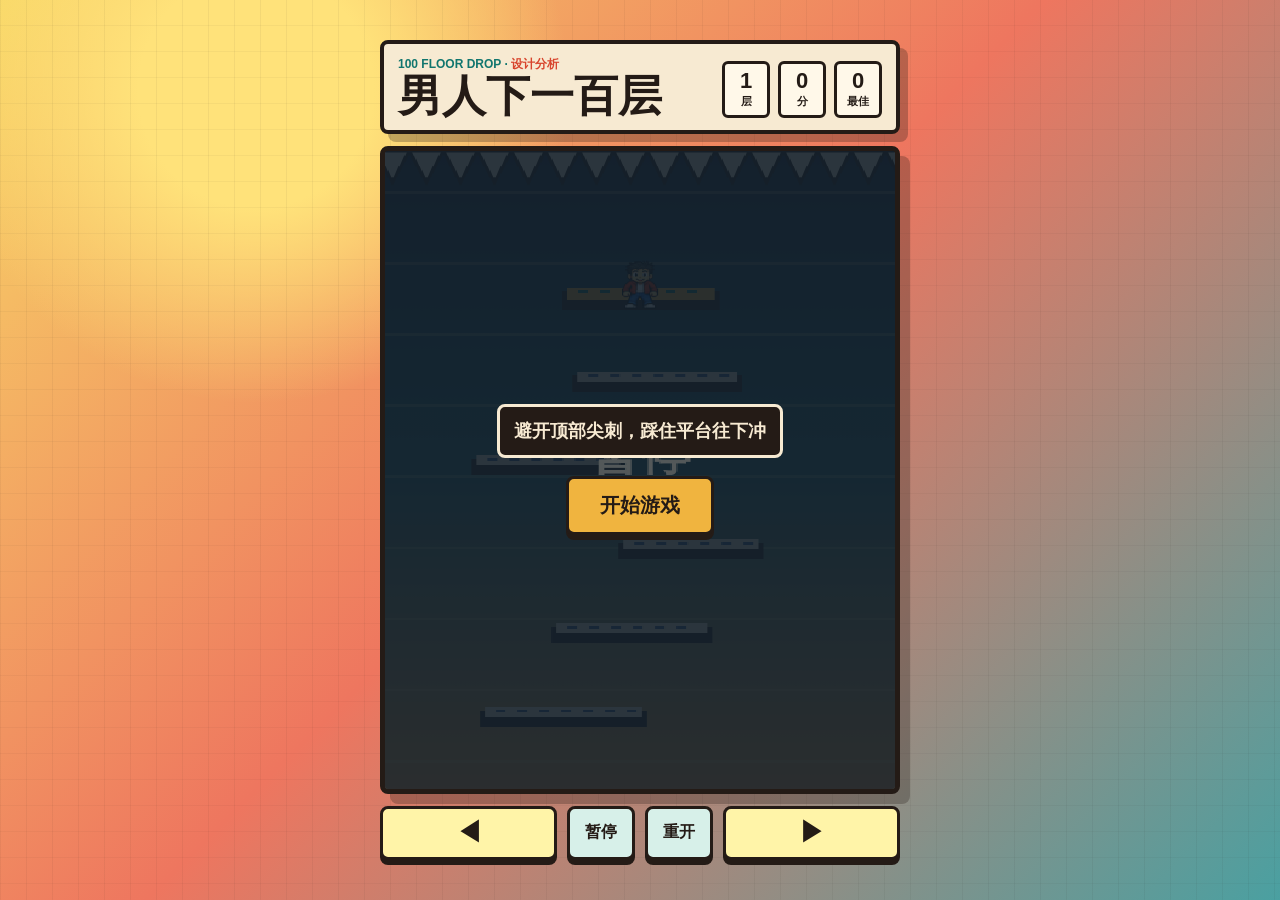
<file: index.html>
<!doctype html>
<html lang="zh-CN">
  <head>
    <meta charset="utf-8">
    <meta name="viewport" content="width=device-width, initial-scale=1, viewport-fit=cover">
    <title>男人下一百层</title>
    <link rel="preload" href="assets/player-sheet.png" as="image">
    <link rel="stylesheet" href="styles.css">
  </head>
  <body>
    <main class="shell">
      <section class="game-wrap" aria-label="男人下一百层小游戏">
        <div class="topbar">
          <div>
            <p class="eyebrow">100 Floor Drop · <a class="doc-link" href="analysis.html">设计分析</a></p>
            <h1>男人下一百层</h1>
          </div>
          <div class="meters" aria-live="polite">
            <div><span id="floorText">1</span><small>层</small></div>
            <div><span id="scoreText">0</span><small>分</small></div>
            <div><span id="bestText">0</span><small>最佳</small></div>
          </div>
        </div>

        <div class="stage-frame">
          <canvas id="gameCanvas" width="420" height="700"></canvas>
          <div id="overlay" class="overlay is-visible">
            <div class="badge">避开顶部尖刺，踩住平台往下冲</div>
            <button id="startBtn" class="primary">开始游戏</button>
          </div>
        </div>

        <div class="controls">
          <button id="leftBtn" class="pad" aria-label="向左移动">◀</button>
          <button id="pauseBtn" class="utility">暂停</button>
          <button id="restartBtn" class="utility">重开</button>
          <button id="rightBtn" class="pad" aria-label="向右移动">▶</button>
        </div>
      </section>
    </main>
    <script src="game.js"></script>
  </body>
</html>
</file>
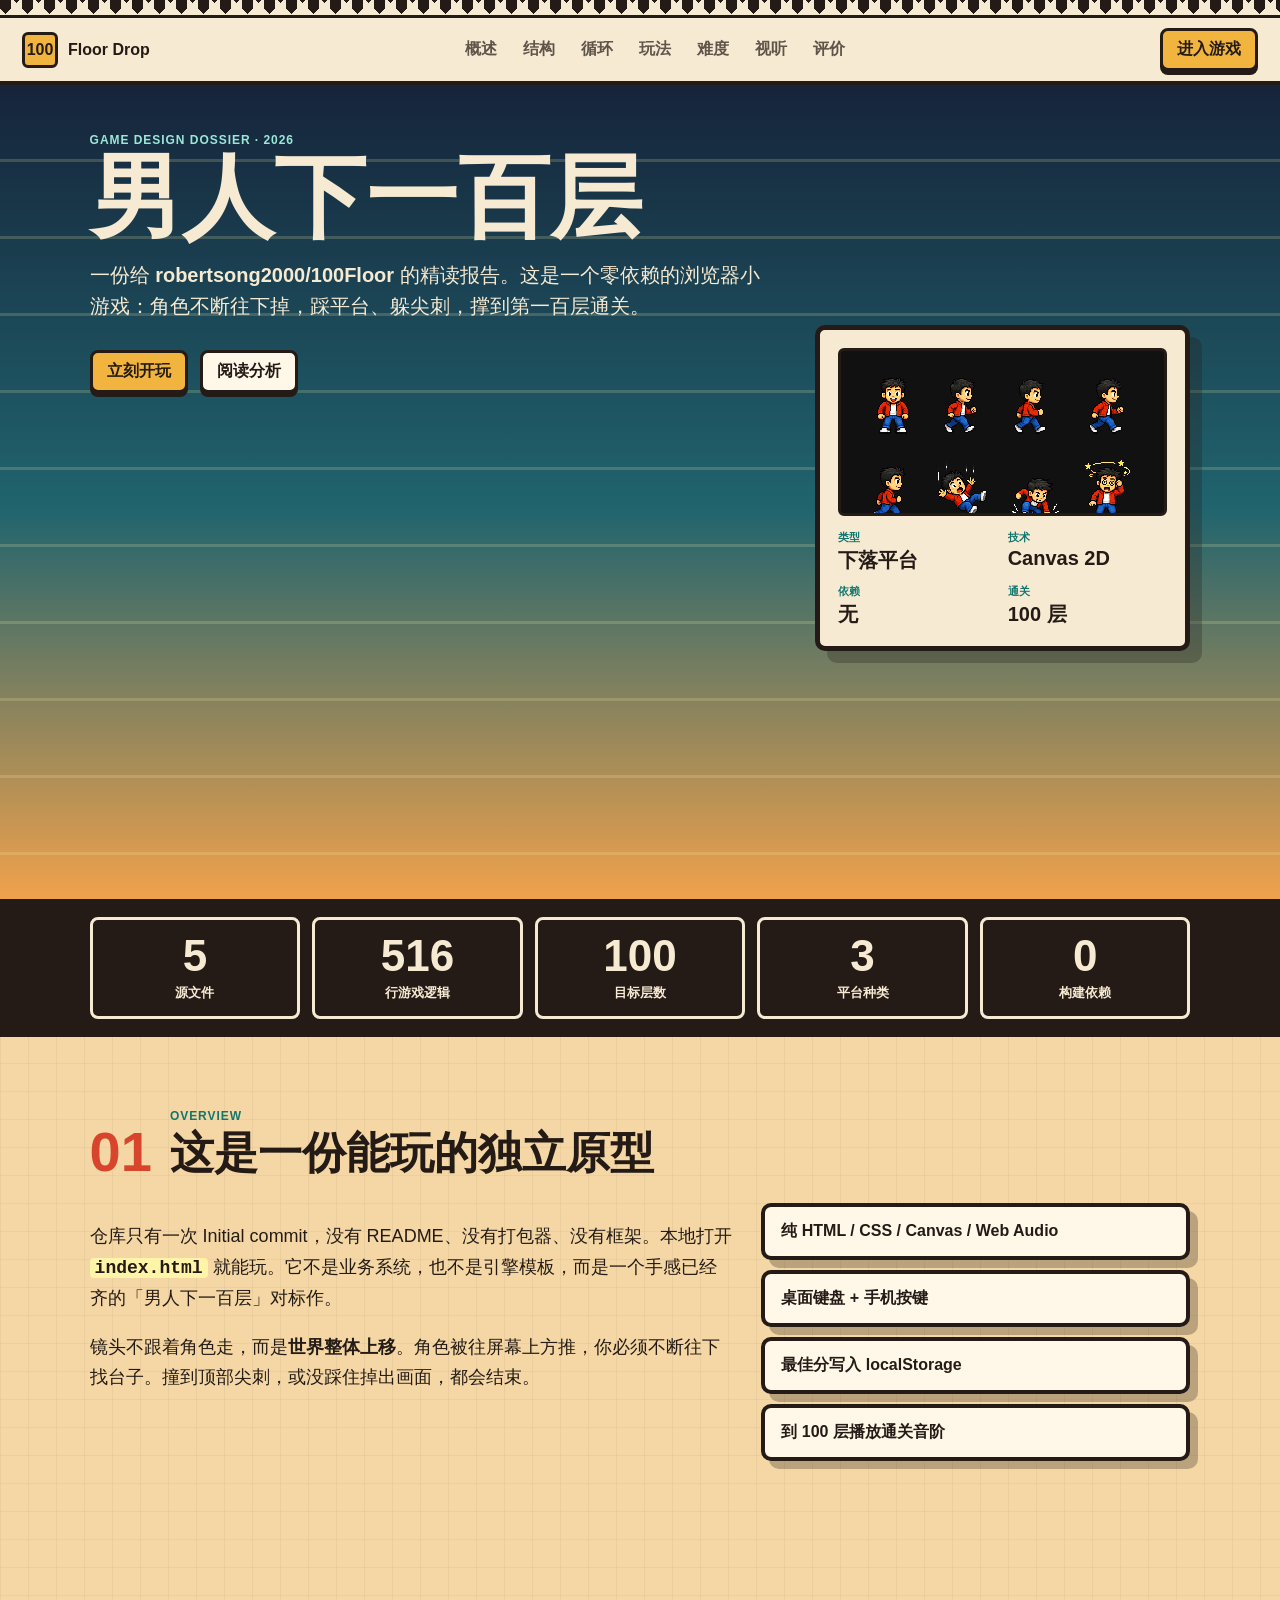
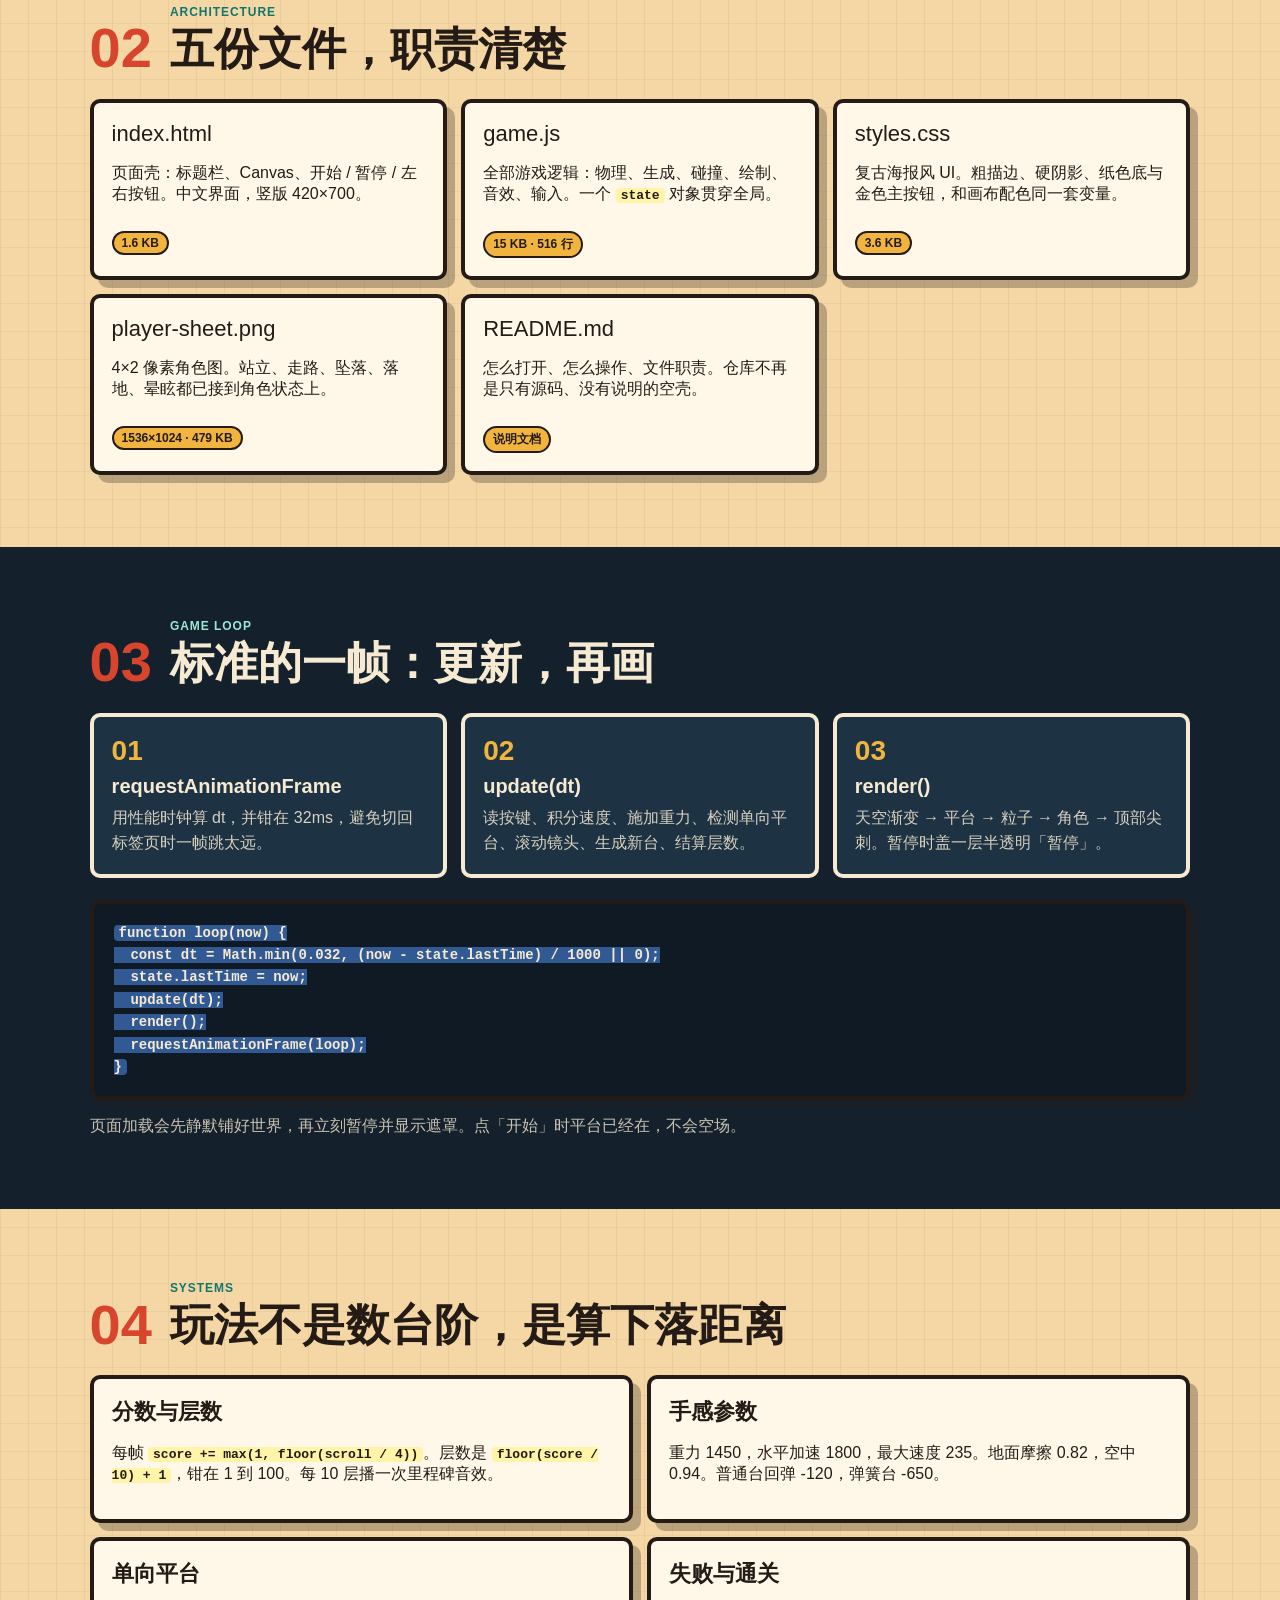
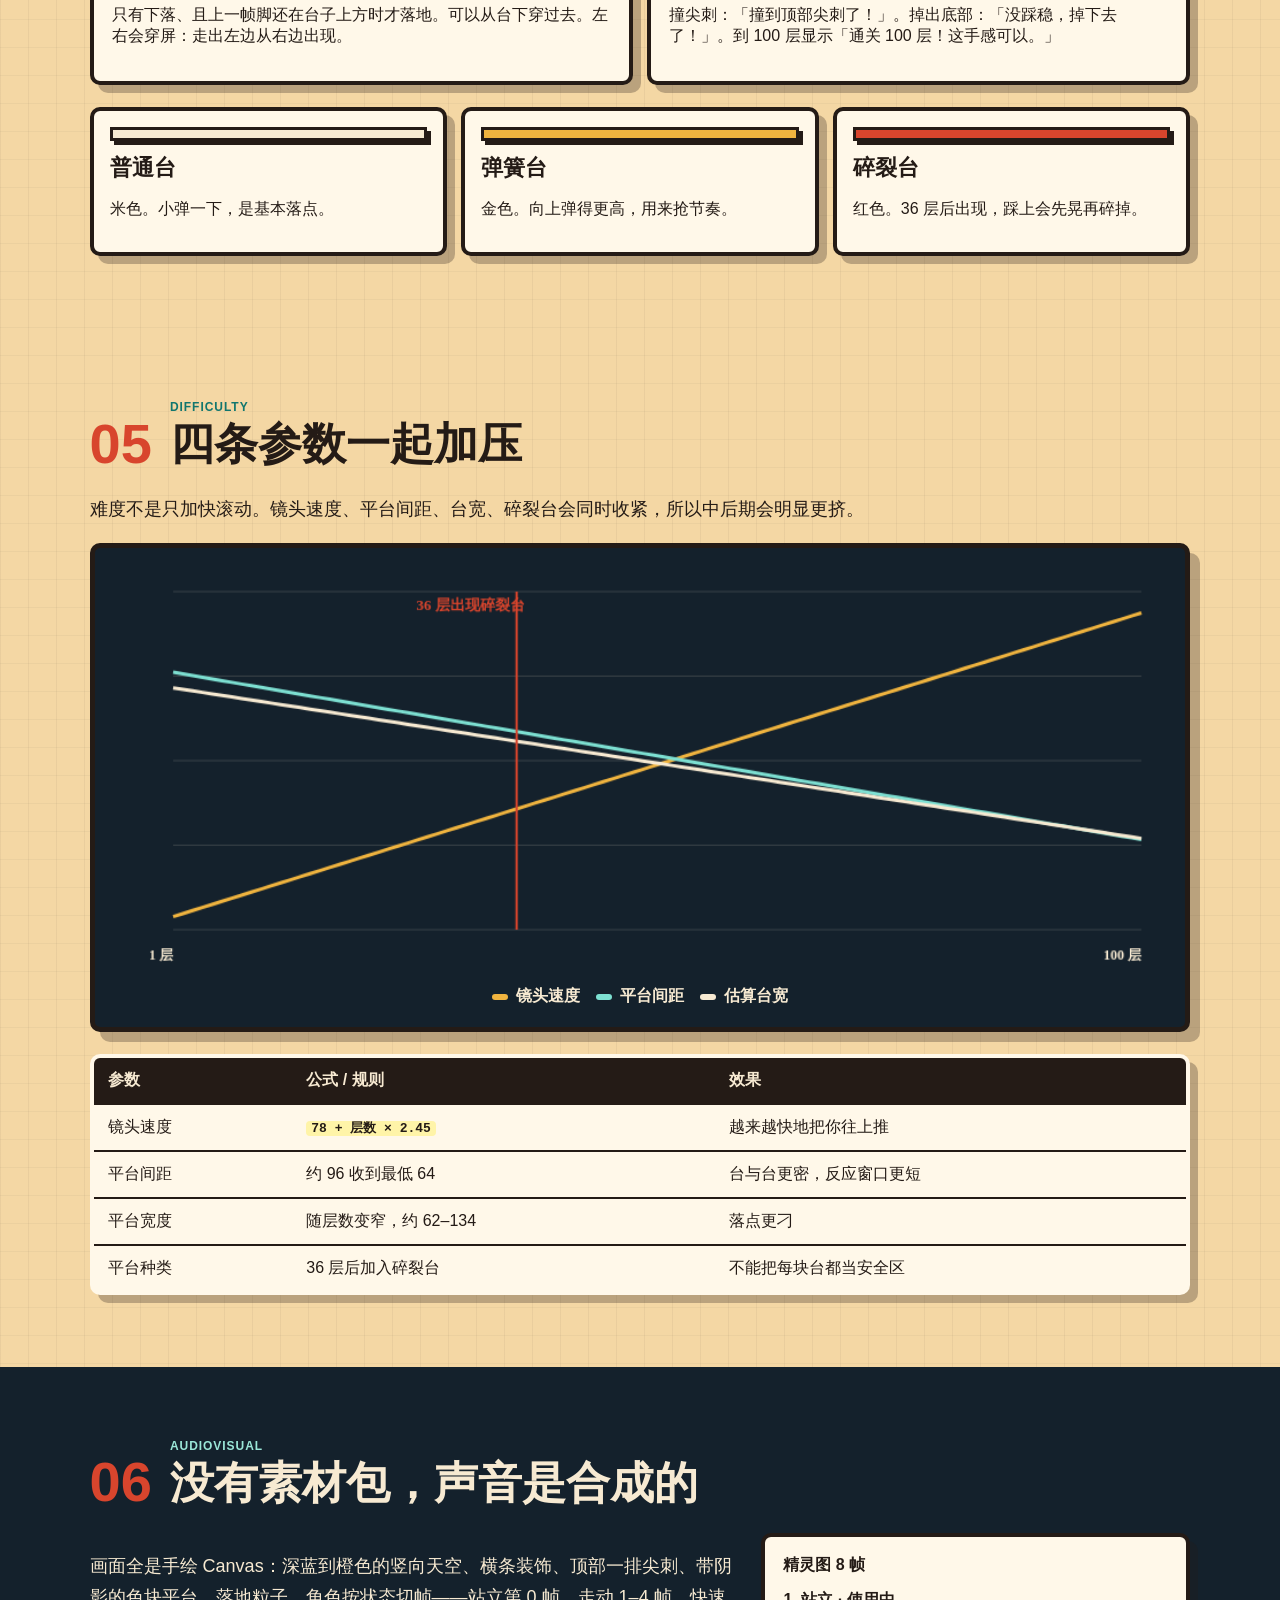
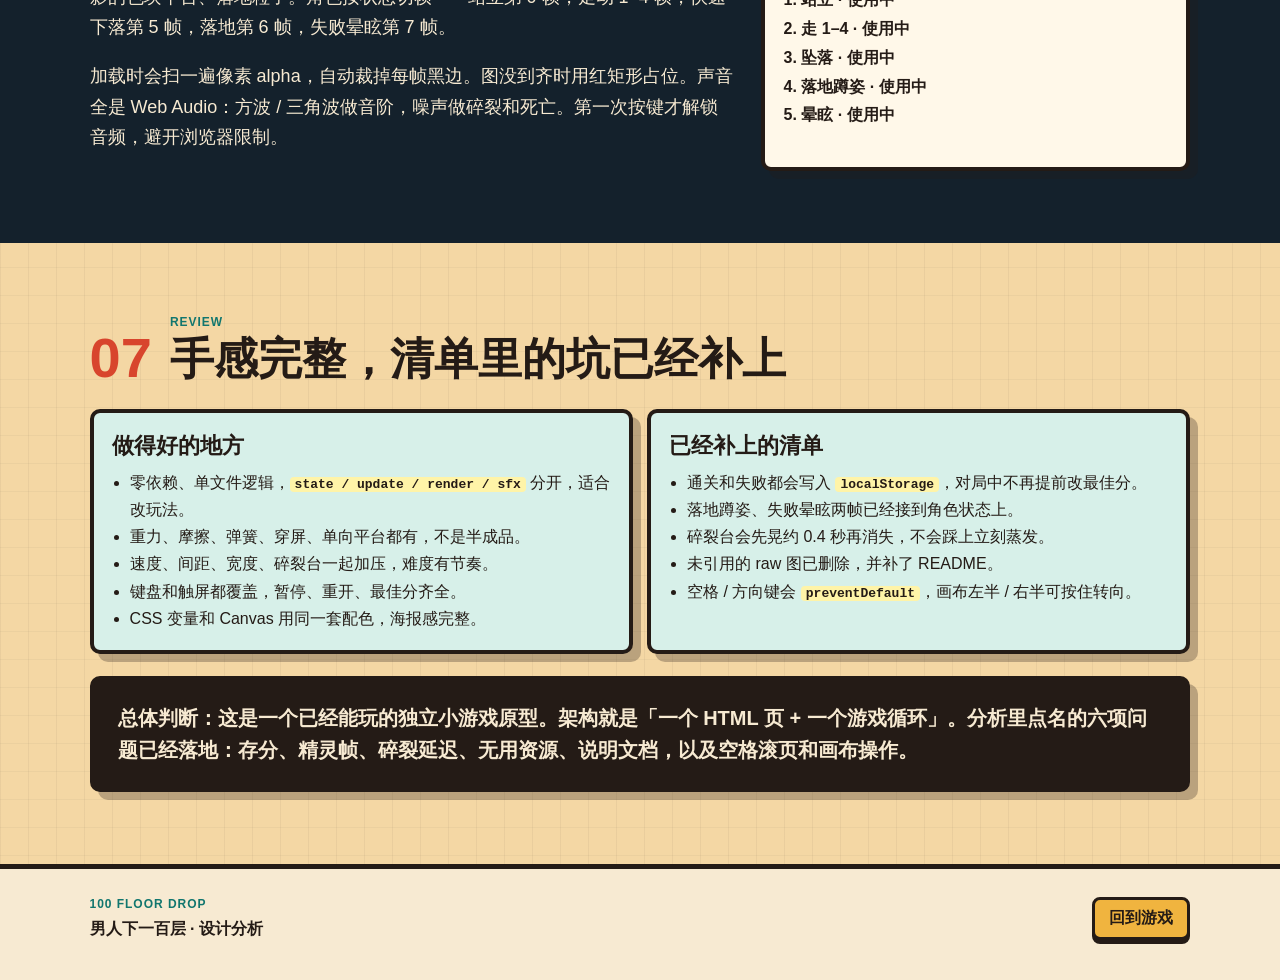
<file: analysis.html>
<!doctype html>
<html lang="zh-CN">
  <head>
    <meta charset="utf-8">
    <meta name="viewport" content="width=device-width, initial-scale=1, viewport-fit=cover">
    <title>设计分析 · 男人下一百层</title>
    <meta name="description" content="robertsong2000/100Floor 的工程与玩法分析：纯前端、无构建工具的一百层下落小游戏。">
    <link rel="preload" href="assets/player-sheet.png" as="image">
    <link rel="stylesheet" href="analysis.css">
  </head>
  <body>
    <div class="spike-rail" aria-hidden="true"></div>

    <header class="site-nav">
      <a class="brand" href="index.html">
        <span class="brand-mark">100</span>
        <span>Floor Drop</span>
      </a>
      <nav>
        <a href="#overview">概述</a>
        <a href="#architecture">结构</a>
        <a href="#loop">循环</a>
        <a href="#play">玩法</a>
        <a href="#curve">难度</a>
        <a href="#craft">视听</a>
        <a href="#review">评价</a>
      </nav>
      <a class="play-link" href="index.html">进入游戏</a>
    </header>

    <main>
      <section class="hero" id="top">
        <div class="hero-sky"></div>
        <div class="hero-copy">
          <p class="eyebrow">Game Design Dossier · 2026</p>
          <h1>男人下一百层</h1>
          <p class="lede">一份给 <strong>robertsong2000/100Floor</strong> 的精读报告。这是一个零依赖的浏览器小游戏：角色不断往下掉，踩平台、躲尖刺，撑到第一百层通关。</p>
          <div class="hero-actions">
            <a class="btn gold" href="index.html">立刻开玩</a>
            <a class="btn ghost" href="#overview">阅读分析</a>
          </div>
        </div>
        <aside class="hero-card">
          <img class="hero-sprite" src="assets/player-sheet.png" alt="角色精灵图裁切预览">
          <dl>
            <div><dt>类型</dt><dd>下落平台</dd></div>
            <div><dt>技术</dt><dd>Canvas 2D</dd></div>
            <div><dt>依赖</dt><dd>无</dd></div>
            <div><dt>通关</dt><dd>100 层</dd></div>
          </dl>
        </aside>
      </section>

      <section class="stats" aria-label="关键数字">
        <article><span data-count="5">5</span><small>源文件</small></article>
        <article><span data-count="516">516</span><small>行游戏逻辑</small></article>
        <article><span data-count="100">100</span><small>目标层数</small></article>
        <article><span data-count="3">3</span><small>平台种类</small></article>
        <article><span data-count="0">0</span><small>构建依赖</small></article>
      </section>

      <section class="panel" id="overview">
        <div class="section-head">
          <p class="index">01</p>
          <div>
            <p class="eyebrow">Overview</p>
            <h2>这是一份能玩的独立原型</h2>
          </div>
        </div>
        <div class="split">
          <div class="prose">
            <p>仓库只有一次 Initial commit，没有 README、没有打包器、没有框架。本地打开 <code>index.html</code> 就能玩。它不是业务系统，也不是引擎模板，而是一个手感已经齐的「男人下一百层」对标作。</p>
            <p>镜头不跟着角色走，而是<strong>世界整体上移</strong>。角色被往屏幕上方推，你必须不断往下找台子。撞到顶部尖刺，或没踩住掉出画面，都会结束。</p>
          </div>
          <ul class="pill-list">
            <li>纯 HTML / CSS / Canvas / Web Audio</li>
            <li>桌面键盘 + 手机按键</li>
            <li>最佳分写入 localStorage</li>
            <li>到 100 层播放通关音阶</li>
          </ul>
        </div>
      </section>

      <section class="panel" id="architecture">
        <div class="section-head">
          <p class="index">02</p>
          <div>
            <p class="eyebrow">Architecture</p>
            <h2>五份文件，职责清楚</h2>
          </div>
        </div>
        <div class="file-grid">
          <article>
            <p class="file-name">index.html</p>
            <p>页面壳：标题栏、Canvas、开始 / 暂停 / 左右按钮。中文界面，竖版 420×700。</p>
            <span>1.6 KB</span>
          </article>
          <article>
            <p class="file-name">game.js</p>
            <p>全部游戏逻辑：物理、生成、碰撞、绘制、音效、输入。一个 <code>state</code> 对象贯穿全局。</p>
            <span>15 KB · 516 行</span>
          </article>
          <article>
            <p class="file-name">styles.css</p>
            <p>复古海报风 UI。粗描边、硬阴影、纸色底与金色主按钮，和画布配色同一套变量。</p>
            <span>3.6 KB</span>
          </article>
          <article>
            <p class="file-name">player-sheet.png</p>
            <p>4×2 像素角色图。站立、走路、坠落、落地、晕眩都已接到角色状态上。</p>
            <span>1536×1024 · 479 KB</span>
          </article>
          <article>
            <p class="file-name">README.md</p>
            <p>怎么打开、怎么操作、文件职责。仓库不再是只有源码、没有说明的空壳。</p>
            <span>说明文档</span>
          </article>
        </div>
      </section>

      <section class="panel dark" id="loop">
        <div class="section-head">
          <p class="index">03</p>
          <div>
            <p class="eyebrow">Game Loop</p>
            <h2>标准的一帧：更新，再画</h2>
          </div>
        </div>
        <ol class="flow">
          <li>
            <strong>requestAnimationFrame</strong>
            <span>用性能时钟算 dt，并钳在 32ms，避免切回标签页时一帧跳太远。</span>
          </li>
          <li>
            <strong>update(dt)</strong>
            <span>读按键、积分速度、施加重力、检测单向平台、滚动镜头、生成新台、结算层数。</span>
          </li>
          <li>
            <strong>render()</strong>
            <span>天空渐变 → 平台 → 粒子 → 角色 → 顶部尖刺。暂停时盖一层半透明「暂停」。</span>
          </li>
        </ol>
        <pre class="code-card"><code>function loop(now) {
  const dt = Math.min(0.032, (now - state.lastTime) / 1000 || 0);
  state.lastTime = now;
  update(dt);
  render();
  requestAnimationFrame(loop);
}</code></pre>
        <p class="note">页面加载会先静默铺好世界，再立刻暂停并显示遮罩。点「开始」时平台已经在，不会空场。</p>
      </section>

      <section class="panel" id="play">
        <div class="section-head">
          <p class="index">04</p>
          <div>
            <p class="eyebrow">Systems</p>
            <h2>玩法不是数台阶，是算下落距离</h2>
          </div>
        </div>
        <div class="card-grid">
          <article>
            <h3>分数与层数</h3>
            <p>每帧 <code>score += max(1, floor(scroll / 4))</code>。层数是 <code>floor(score / 10) + 1</code>，钳在 1 到 100。每 10 层播一次里程碑音效。</p>
          </article>
          <article>
            <h3>手感参数</h3>
            <p>重力 1450，水平加速 1800，最大速度 235。地面摩擦 0.82，空中 0.94。普通台回弹 -120，弹簧台 -650。</p>
          </article>
          <article>
            <h3>单向平台</h3>
            <p>只有下落、且上一帧脚还在台子上方时才落地。可以从台下穿过去。左右会穿屏：走出左边从右边出现。</p>
          </article>
          <article>
            <h3>失败与通关</h3>
            <p>撞尖刺：「撞到顶部尖刺了！」。掉出底部：「没踩稳，掉下去了！」。到 100 层显示「通关 100 层！这手感可以。」</p>
          </article>
        </div>

        <div class="platform-row">
          <article class="plat normal">
            <div class="plat-bar"></div>
            <h3>普通台</h3>
            <p>米色。小弹一下，是基本落点。</p>
          </article>
          <article class="plat spring">
            <div class="plat-bar"></div>
            <h3>弹簧台</h3>
            <p>金色。向上弹得更高，用来抢节奏。</p>
          </article>
          <article class="plat crack">
            <div class="plat-bar"></div>
            <h3>碎裂台</h3>
            <p>红色。36 层后出现，踩上会先晃再碎掉。</p>
          </article>
        </div>
      </section>

      <section class="panel" id="curve">
        <div class="section-head">
          <p class="index">05</p>
          <div>
            <p class="eyebrow">Difficulty</p>
            <h2>四条参数一起加压</h2>
          </div>
        </div>
        <p class="prose intro">难度不是只加快滚动。镜头速度、平台间距、台宽、碎裂台会同时收紧，所以中后期会明显更挤。</p>
        <div class="chart-wrap">
          <canvas id="curveChart" width="920" height="360"></canvas>
          <div class="chart-legend">
            <span class="lg gold">镜头速度</span>
            <span class="lg teal">平台间距</span>
            <span class="lg paper">估算台宽</span>
          </div>
        </div>
        <table class="spec">
          <thead>
            <tr><th>参数</th><th>公式 / 规则</th><th>效果</th></tr>
          </thead>
          <tbody>
            <tr><td>镜头速度</td><td><code>78 + 层数 × 2.45</code></td><td>越来越快地把你往上推</td></tr>
            <tr><td>平台间距</td><td>约 96 收到最低 64</td><td>台与台更密，反应窗口更短</td></tr>
            <tr><td>平台宽度</td><td>随层数变窄，约 62–134</td><td>落点更刁</td></tr>
            <tr><td>平台种类</td><td>36 层后加入碎裂台</td><td>不能把每块台都当安全区</td></tr>
          </tbody>
        </table>
      </section>

      <section class="panel dark" id="craft">
        <div class="section-head">
          <p class="index">06</p>
          <div>
            <p class="eyebrow">Audiovisual</p>
            <h2>没有素材包，声音是合成的</h2>
          </div>
        </div>
        <div class="split">
          <div class="prose">
            <p>画面全是手绘 Canvas：深蓝到橙色的竖向天空、横条装饰、顶部一排尖刺、带阴影的色块平台、落地粒子。角色按状态切帧——站立第 0 帧，走动 1–4 帧，快速下落第 5 帧，落地第 6 帧，失败晕眩第 7 帧。</p>
            <p>加载时会扫一遍像素 alpha，自动裁掉每帧黑边。图没到齐时用红矩形占位。声音全是 Web Audio：方波 / 三角波做音阶，噪声做碎裂和死亡。第一次按键才解锁音频，避开浏览器限制。</p>
          </div>
          <div class="sprite-board">
            <p>精灵图 8 帧</p>
            <ol>
              <li>站立 · 使用中</li>
              <li>走 1–4 · 使用中</li>
              <li>坠落 · 使用中</li>
              <li>落地蹲姿 · 使用中</li>
              <li>晕眩 · 使用中</li>
            </ol>
          </div>
        </div>
      </section>

      <section class="panel" id="review">
        <div class="section-head">
          <p class="index">07</p>
          <div>
            <p class="eyebrow">Review</p>
            <h2>手感完整，清单里的坑已经补上</h2>
          </div>
        </div>
        <div class="review-grid">
          <article class="good">
            <h3>做得好的地方</h3>
            <ul>
              <li>零依赖、单文件逻辑，<code>state / update / render / sfx</code> 分开，适合改玩法。</li>
              <li>重力、摩擦、弹簧、穿屏、单向平台都有，不是半成品。</li>
              <li>速度、间距、宽度、碎裂台一起加压，难度有节奏。</li>
              <li>键盘和触屏都覆盖，暂停、重开、最佳分齐全。</li>
              <li>CSS 变量和 Canvas 用同一套配色，海报感完整。</li>
            </ul>
          </article>
          <article class="good">
            <h3>已经补上的清单</h3>
            <ul>
              <li>通关和失败都会写入 <code>localStorage</code>，对局中不再提前改最佳分。</li>
              <li>落地蹲姿、失败晕眩两帧已经接到角色状态上。</li>
              <li>碎裂台会先晃约 0.4 秒再消失，不会踩上立刻蒸发。</li>
              <li>未引用的 raw 图已删除，并补了 README。</li>
              <li>空格 / 方向键会 <code>preventDefault</code>，画布左半 / 右半可按住转向。</li>
            </ul>
          </article>
        </div>
        <blockquote>
          总体判断：这是一个已经能玩的独立小游戏原型。架构就是「一个 HTML 页 + 一个游戏循环」。分析里点名的六项问题已经落地：存分、精灵帧、碎裂延迟、无用资源、说明文档，以及空格滚页和画布操作。
        </blockquote>
      </section>
    </main>

    <footer>
      <div>
        <p class="eyebrow">100 Floor Drop</p>
        <strong>男人下一百层 · 设计分析</strong>
      </div>
      <a class="btn gold" href="index.html">回到游戏</a>
    </footer>

    <script src="analysis.js"></script>
  </body>
</html>
</file>
<file: styles.css>
:root {
  --ink: #241b16;
  --paper: #f7ead2;
  --red: #d8452d;
  --teal: #11766e;
  --gold: #f0b43f;
  --blue: #315a95;
  --shadow: rgba(36, 27, 22, 0.28);
}

* {
  box-sizing: border-box;
}

html,
body {
  margin: 0;
  min-height: 100%;
  overflow-x: hidden;
  background:
    linear-gradient(90deg, rgba(36, 27, 22, 0.05) 1px, transparent 1px) 0 0 / 26px 26px,
    linear-gradient(0deg, rgba(36, 27, 22, 0.04) 1px, transparent 1px) 0 0 / 26px 26px,
    radial-gradient(circle at 20% 10%, #ffe27a 0 9%, transparent 24%),
    linear-gradient(135deg, #f8d866, #ee765f 48%, #4aa0a1);
  color: var(--ink);
  font-family: "Trebuchet MS", "Gill Sans", Verdana, sans-serif;
  touch-action: manipulation;
}

button {
  font: inherit;
}

.shell {
  min-height: 100vh;
  display: grid;
  place-items: center;
  padding: 18px;
}

.game-wrap {
  width: min(100%, 520px);
  display: grid;
  gap: 12px;
}

.topbar {
  display: flex;
  align-items: end;
  justify-content: space-between;
  gap: 16px;
  padding: 12px 14px;
  border: 4px solid var(--ink);
  border-radius: 8px;
  background: var(--paper);
  box-shadow: 8px 8px 0 var(--shadow);
}

.eyebrow {
  margin: 0 0 2px;
  color: var(--teal);
  font-size: 12px;
  font-weight: 900;
  letter-spacing: 0;
  text-transform: uppercase;
}

.doc-link {
  color: var(--red);
  text-decoration: none;
}

.doc-link:hover {
  text-decoration: underline;
}

h1 {
  margin: 0;
  font-size: clamp(28px, 8vw, 44px);
  line-height: 0.96;
}

.meters {
  display: grid;
  grid-template-columns: repeat(3, minmax(48px, 1fr));
  gap: 8px;
}

.meters div {
  min-width: 48px;
  padding: 6px 7px;
  border: 3px solid var(--ink);
  border-radius: 6px;
  background: #fff8e9;
  text-align: center;
}

.meters span {
  display: block;
  font-size: 22px;
  font-weight: 900;
  line-height: 1;
}

.meters small {
  display: block;
  margin-top: 2px;
  font-size: 11px;
  font-weight: 800;
}

.stage-frame {
  position: relative;
  aspect-ratio: 3 / 5;
  width: 100%;
  max-height: min(72vh, 760px);
  overflow: hidden;
  border: 5px solid var(--ink);
  border-radius: 8px;
  background: #14212c;
  box-shadow: 10px 10px 0 var(--shadow);
}

canvas {
  display: block;
  width: 100%;
  height: 100%;
  image-rendering: pixelated;
  touch-action: none;
}

.overlay {
  position: absolute;
  inset: 0;
  display: none;
  place-items: center;
  align-content: center;
  gap: 18px;
  padding: 26px;
  background: rgba(20, 33, 44, 0.72);
}

.overlay.is-visible {
  display: grid;
}

.badge {
  max-width: 300px;
  padding: 12px 14px;
  border: 3px solid var(--paper);
  border-radius: 8px;
  background: var(--ink);
  color: var(--paper);
  font-size: 18px;
  font-weight: 900;
  text-align: center;
}

.primary,
.utility,
.pad {
  border: 3px solid var(--ink);
  border-radius: 8px;
  color: var(--ink);
  font-weight: 900;
  box-shadow: 0 5px 0 var(--ink);
  cursor: pointer;
}

.primary {
  min-width: 148px;
  padding: 13px 18px;
  background: var(--gold);
  font-size: 20px;
}

.controls {
  display: grid;
  grid-template-columns: 1fr auto auto 1fr;
  gap: 10px;
  align-items: center;
}

.pad,
.utility {
  height: 54px;
  background: var(--paper);
}

.pad {
  font-size: 26px;
  background: #fff4a8;
}

.utility {
  min-width: 68px;
  padding: 0 14px;
  background: #d7f0e9;
}

button:active {
  transform: translateY(4px);
  box-shadow: 0 1px 0 var(--ink);
}

@media (max-width: 520px) {
  .shell {
    padding: 10px;
    align-items: start;
  }

  .topbar {
    align-items: center;
    padding: 10px;
  }

  .meters {
    grid-template-columns: repeat(3, 42px);
    gap: 5px;
  }

  .meters div {
    min-width: 0;
    padding: 5px 3px;
  }

  .meters span {
    font-size: 18px;
  }

  .stage-frame {
    max-height: calc(100vh - 184px);
  }
}
</file>
<file: analysis.css>
:root {
  --ink: #241b16;
  --paper: #f7ead2;
  --red: #d8452d;
  --teal: #11766e;
  --gold: #f0b43f;
  --blue: #315a95;
  --sky: #16243a;
  --mid: #20646e;
  --warm: #f0a24c;
  --shadow: rgba(36, 27, 22, 0.28);
}

* { box-sizing: border-box; }

html {
  scroll-behavior: smooth;
}

body {
  margin: 0;
  color: var(--ink);
  background:
    linear-gradient(90deg, rgba(36, 27, 22, 0.05) 1px, transparent 1px) 0 0 / 28px 28px,
    linear-gradient(0deg, rgba(36, 27, 22, 0.04) 1px, transparent 1px) 0 0 / 28px 28px,
    #f4d7a4;
  font-family: "Trebuchet MS", "Gill Sans", Verdana, sans-serif;
}

.spike-rail {
  position: sticky;
  top: 0;
  z-index: 20;
  height: 18px;
  background:
    linear-gradient(135deg, transparent 50%, var(--paper) 50%) 0 0 / 22px 18px,
    linear-gradient(-135deg, transparent 50%, var(--paper) 50%) 11px 0 / 22px 18px,
    var(--ink);
  border-bottom: 3px solid var(--ink);
}

.site-nav {
  position: sticky;
  top: 18px;
  z-index: 19;
  display: flex;
  align-items: center;
  justify-content: space-between;
  gap: 16px;
  padding: 10px 22px;
  background: var(--paper);
  border-bottom: 4px solid var(--ink);
}

.brand,
.site-nav nav,
.play-link {
  display: flex;
  align-items: center;
  gap: 10px;
}

.brand {
  color: var(--ink);
  text-decoration: none;
  font-weight: 900;
}

.brand-mark {
  display: grid;
  place-items: center;
  width: 36px;
  height: 36px;
  background: var(--gold);
  border: 3px solid var(--ink);
  border-radius: 6px;
}

.site-nav nav a,
.play-link,
.btn {
  color: var(--ink);
  text-decoration: none;
  font-weight: 800;
}

.site-nav nav a {
  padding: 6px 8px;
  opacity: 0.72;
}

.site-nav nav a:hover { opacity: 1; }

.play-link,
.btn {
  padding: 8px 14px;
  border: 3px solid var(--ink);
  border-radius: 8px;
  box-shadow: 0 4px 0 var(--ink);
}

.play-link,
.btn.gold { background: var(--gold); }
.btn.ghost { background: #fff8e9; }

.btn:active,
.play-link:active {
  transform: translateY(3px);
  box-shadow: 0 1px 0 var(--ink);
}

.hero {
  position: relative;
  display: grid;
  grid-template-columns: 1.3fr 0.7fr;
  gap: 28px;
  min-height: calc(100vh - 86px);
  padding: 48px 7vw 56px;
  overflow: hidden;
  color: var(--paper);
}

.hero-sky {
  position: absolute;
  inset: 0;
  background: linear-gradient(180deg, #16243a 0%, #20646e 52%, #f0a24c 100%);
  z-index: 0;
}

.hero-sky::after {
  content: "";
  position: absolute;
  inset: 0;
  background: repeating-linear-gradient(
    to bottom,
    transparent 0 74px,
    rgba(255, 244, 168, 0.18) 74px 77px
  );
}

.hero-copy,
.hero-card { position: relative; z-index: 1; }

.eyebrow {
  margin: 0 0 8px;
  color: var(--teal);
  font-size: 12px;
  font-weight: 900;
  letter-spacing: 0.08em;
  text-transform: uppercase;
}

.hero .eyebrow { color: #9be7d8; }

h1 {
  margin: 0 0 16px;
  font-size: clamp(48px, 9vw, 92px);
  line-height: 0.92;
}

.lede {
  max-width: 34em;
  font-size: 20px;
  line-height: 1.55;
}

.hero-actions {
  display: flex;
  gap: 12px;
  margin-top: 28px;
}

.hero-card {
  align-self: center;
  padding: 18px;
  background: var(--paper);
  color: var(--ink);
  border: 5px solid var(--ink);
  border-radius: 10px;
  box-shadow: 12px 12px 0 var(--shadow);
}

.hero-sprite {
  display: block;
  width: 100%;
  height: 168px;
  object-fit: cover;
  object-position: 6% 8%;
  image-rendering: pixelated;
  background: #111;
  border: 3px solid var(--ink);
  border-radius: 6px;
}

.hero-card dl {
  display: grid;
  grid-template-columns: 1fr 1fr;
  gap: 10px;
  margin: 14px 0 0;
}

.hero-card dt {
  font-size: 11px;
  font-weight: 800;
  color: var(--teal);
}

.hero-card dd {
  margin: 2px 0 0;
  font-size: 20px;
  font-weight: 900;
}

.stats {
  display: grid;
  grid-template-columns: repeat(5, 1fr);
  gap: 12px;
  padding: 18px 7vw;
  background: var(--ink);
  color: var(--paper);
}

.stats article {
  padding: 14px 12px;
  border: 3px solid var(--paper);
  border-radius: 8px;
  text-align: center;
}

.stats span {
  display: block;
  font-size: clamp(28px, 4vw, 44px);
  font-weight: 900;
  line-height: 1;
}

.stats small {
  display: block;
  margin-top: 6px;
  font-weight: 800;
}

.panel {
  padding: 72px 7vw;
  scroll-margin-top: 86px;
}

.panel.dark {
  background: #14212c;
  color: var(--paper);
}

.panel.dark .eyebrow { color: #9be7d8; }
.panel.dark h2 { color: var(--paper); }

.section-head {
  display: flex;
  gap: 18px;
  align-items: end;
  margin-bottom: 28px;
}

.index {
  margin: 0;
  font-size: 56px;
  font-weight: 900;
  line-height: 0.8;
  color: var(--red);
}

h2 {
  margin: 0;
  font-size: clamp(28px, 5vw, 44px);
  line-height: 1;
}

.split {
  display: grid;
  grid-template-columns: 1.2fr 0.8fr;
  gap: 28px;
}

.prose { font-size: 18px; line-height: 1.7; }
.prose.intro { max-width: 46em; }

code {
  padding: 0 5px;
  background: #fff4a8;
  border-radius: 4px;
  font-weight: 800;
}

.panel.dark code { background: #315a95; color: var(--paper); }

.pill-list {
  list-style: none;
  margin: 0;
  padding: 0;
  display: grid;
  gap: 10px;
}

.pill-list li,
.file-grid article,
.card-grid article,
.sprite-board,
.code-card,
.spec,
.review-grid article,
blockquote {
  border: 4px solid var(--ink);
  border-radius: 10px;
  box-shadow: 8px 8px 0 var(--shadow);
}

.pill-list li {
  padding: 14px 16px;
  background: #fff8e9;
  font-weight: 800;
}

.file-grid,
.card-grid,
.review-grid,
.platform-row {
  display: grid;
  gap: 14px;
}

.file-grid { grid-template-columns: repeat(3, 1fr); }
.card-grid { grid-template-columns: 1fr 1fr; }
.review-grid { grid-template-columns: 1fr 1fr; }
.platform-row { grid-template-columns: repeat(3, 1fr); margin-top: 22px; }

.file-grid article,
.card-grid article,
.review-grid article {
  padding: 18px;
  background: #fff8e9;
}

.file-grid article.muted { opacity: 0.72; }

.file-name,
.card-grid h3,
.review-grid h3,
.plat h3 {
  margin: 0 0 8px;
  font-size: 22px;
}

.file-grid span {
  display: inline-block;
  margin-top: 10px;
  padding: 3px 8px;
  background: var(--gold);
  border: 2px solid var(--ink);
  border-radius: 999px;
  font-size: 12px;
  font-weight: 900;
}

.flow {
  display: grid;
  grid-template-columns: repeat(3, 1fr);
  gap: 14px;
  padding: 0;
  margin: 0 0 22px;
  list-style: none;
  counter-reset: step;
}

.flow li {
  position: relative;
  padding: 18px;
  background: #1d3344;
  border: 4px solid var(--paper);
  border-radius: 10px;
}

.flow li::before {
  counter-increment: step;
  content: "0" counter(step);
  display: block;
  margin-bottom: 8px;
  color: var(--gold);
  font-size: 28px;
  font-weight: 900;
}

.flow strong { display: block; margin-bottom: 8px; font-size: 20px; }
.flow span { opacity: 0.86; line-height: 1.55; }

.code-card {
  margin: 0;
  padding: 18px 20px;
  overflow: auto;
  background: #0f1a24;
  color: #f7ead2;
  font-size: 14px;
  line-height: 1.6;
}

.note {
  margin: 16px 0 0;
  opacity: 0.8;
}

.plat {
  padding: 16px;
  background: #fff8e9;
  border: 4px solid var(--ink);
  border-radius: 10px;
  box-shadow: 8px 8px 0 var(--shadow);
}

.plat-bar {
  height: 14px;
  margin-bottom: 12px;
  border: 3px solid var(--ink);
  box-shadow: 4px 4px 0 var(--ink);
}

.plat.normal .plat-bar { background: var(--paper); }
.plat.spring .plat-bar { background: var(--gold); }
.plat.crack .plat-bar { background: var(--red); }

.chart-wrap {
  padding: 16px;
  background: #14212c;
  border: 5px solid var(--ink);
  border-radius: 10px;
  box-shadow: 10px 10px 0 var(--shadow);
}

#curveChart {
  display: block;
  width: 100%;
  height: auto;
}

.chart-legend {
  display: flex;
  gap: 16px;
  justify-content: center;
  padding: 8px 0 4px;
  color: var(--paper);
  font-weight: 800;
}

.lg::before {
  content: "";
  display: inline-block;
  width: 16px;
  height: 6px;
  margin-right: 8px;
  vertical-align: middle;
  border-radius: 99px;
}

.lg.gold::before { background: var(--gold); }
.lg.teal::before { background: #7de0d2; }
.lg.paper::before { background: var(--paper); }

.spec {
  width: 100%;
  margin-top: 22px;
  border-collapse: collapse;
  background: #fff8e9;
  overflow: hidden;
}

.spec th,
.spec td {
  padding: 12px 14px;
  text-align: left;
  border-bottom: 2px solid var(--ink);
}

.spec th { background: var(--ink); color: var(--paper); }

.sprite-board {
  padding: 18px;
  background: #fff8e9;
  color: var(--ink);
}

.sprite-board p {
  margin: 0 0 10px;
  font-weight: 900;
}

.sprite-board ol {
  margin: 0;
  padding-left: 18px;
  line-height: 1.8;
  font-weight: 800;
}

.good { background: #d7f0e9 !important; }
.bad { background: #f7d2c8 !important; }

.review-grid ul {
  margin: 0;
  padding-left: 18px;
  line-height: 1.7;
}

blockquote {
  margin: 22px 0 0;
  padding: 22px 24px;
  background: var(--ink);
  color: var(--paper);
  font-size: 20px;
  line-height: 1.6;
  font-weight: 800;
}

footer {
  display: flex;
  justify-content: space-between;
  align-items: center;
  gap: 16px;
  padding: 28px 7vw 40px;
  background: var(--paper);
  border-top: 5px solid var(--ink);
}

@media (max-width: 900px) {
  .site-nav nav { display: none; }
  .hero,
  .split,
  .file-grid,
  .card-grid,
  .review-grid,
  .platform-row,
  .flow,
  .stats {
    grid-template-columns: 1fr;
  }
  .hero { min-height: auto; padding-top: 32px; }
  .stats { grid-template-columns: 1fr 1fr; }
}
</file>
